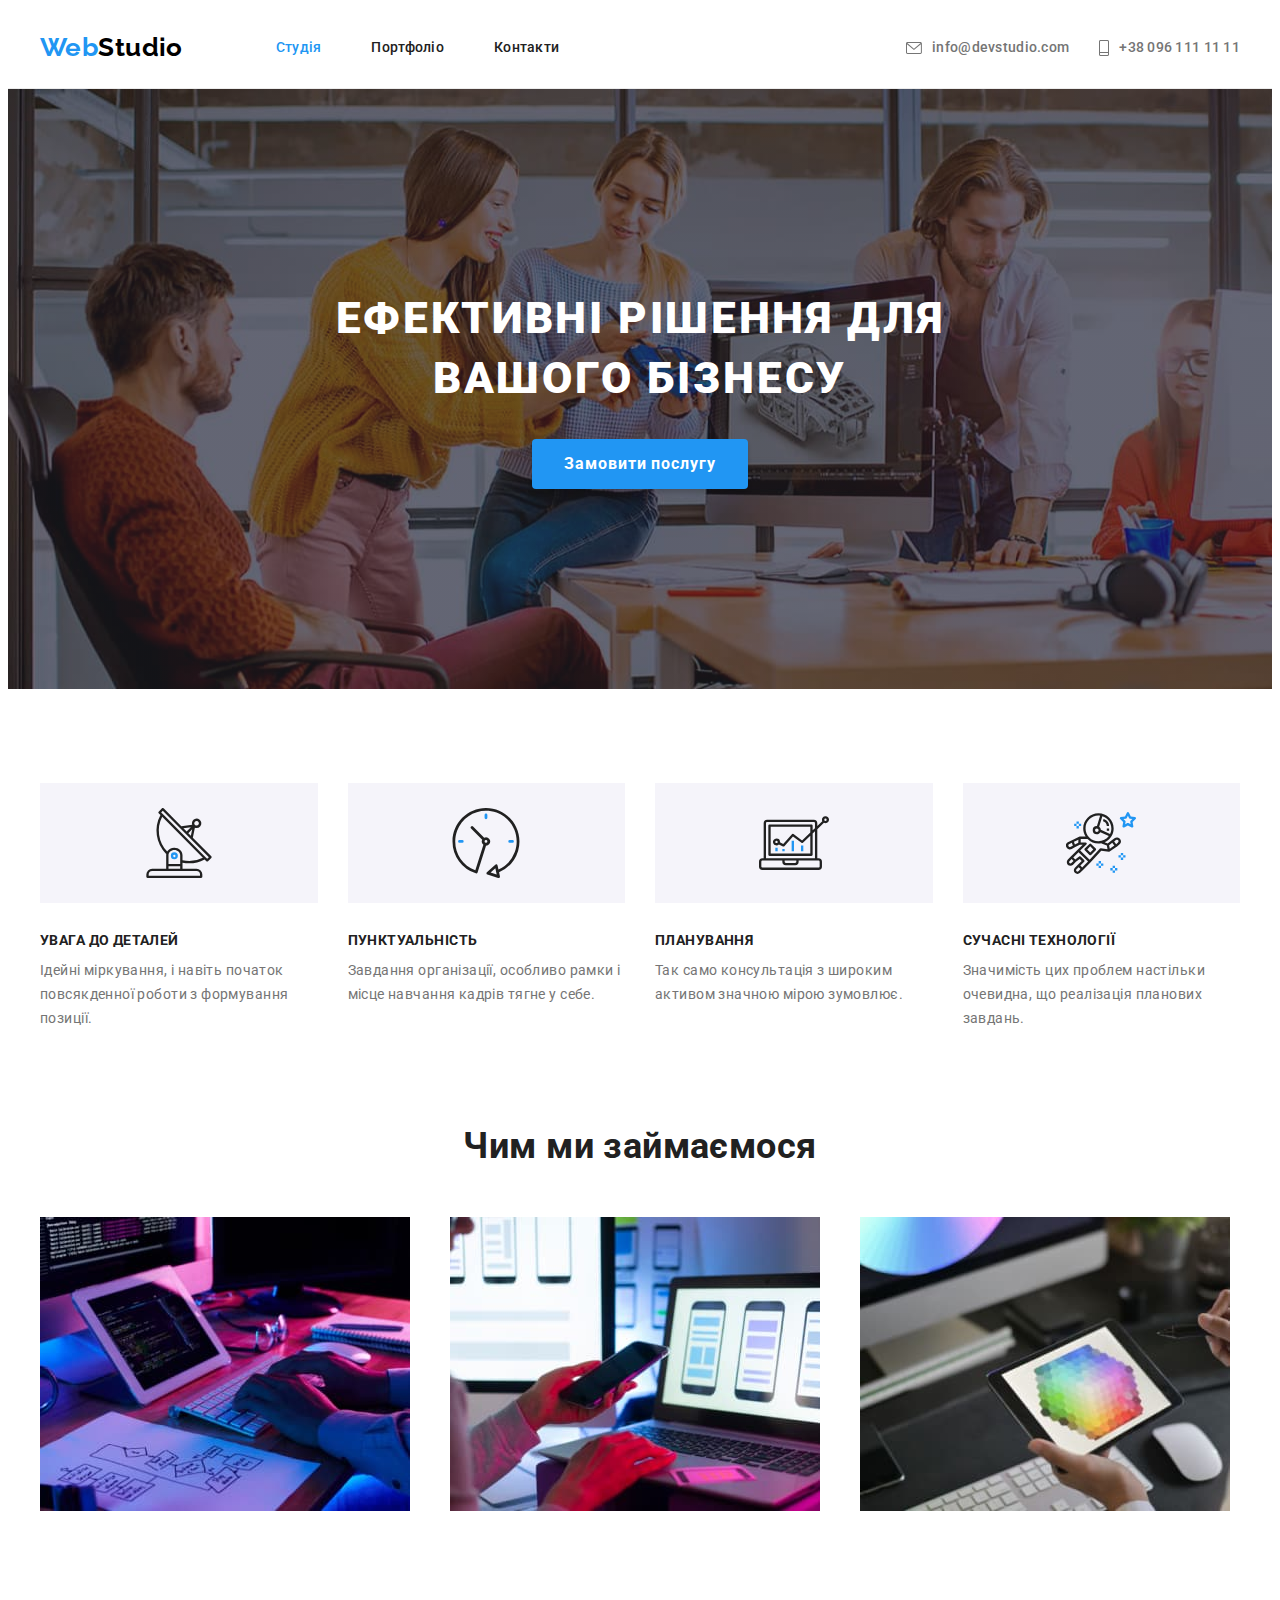
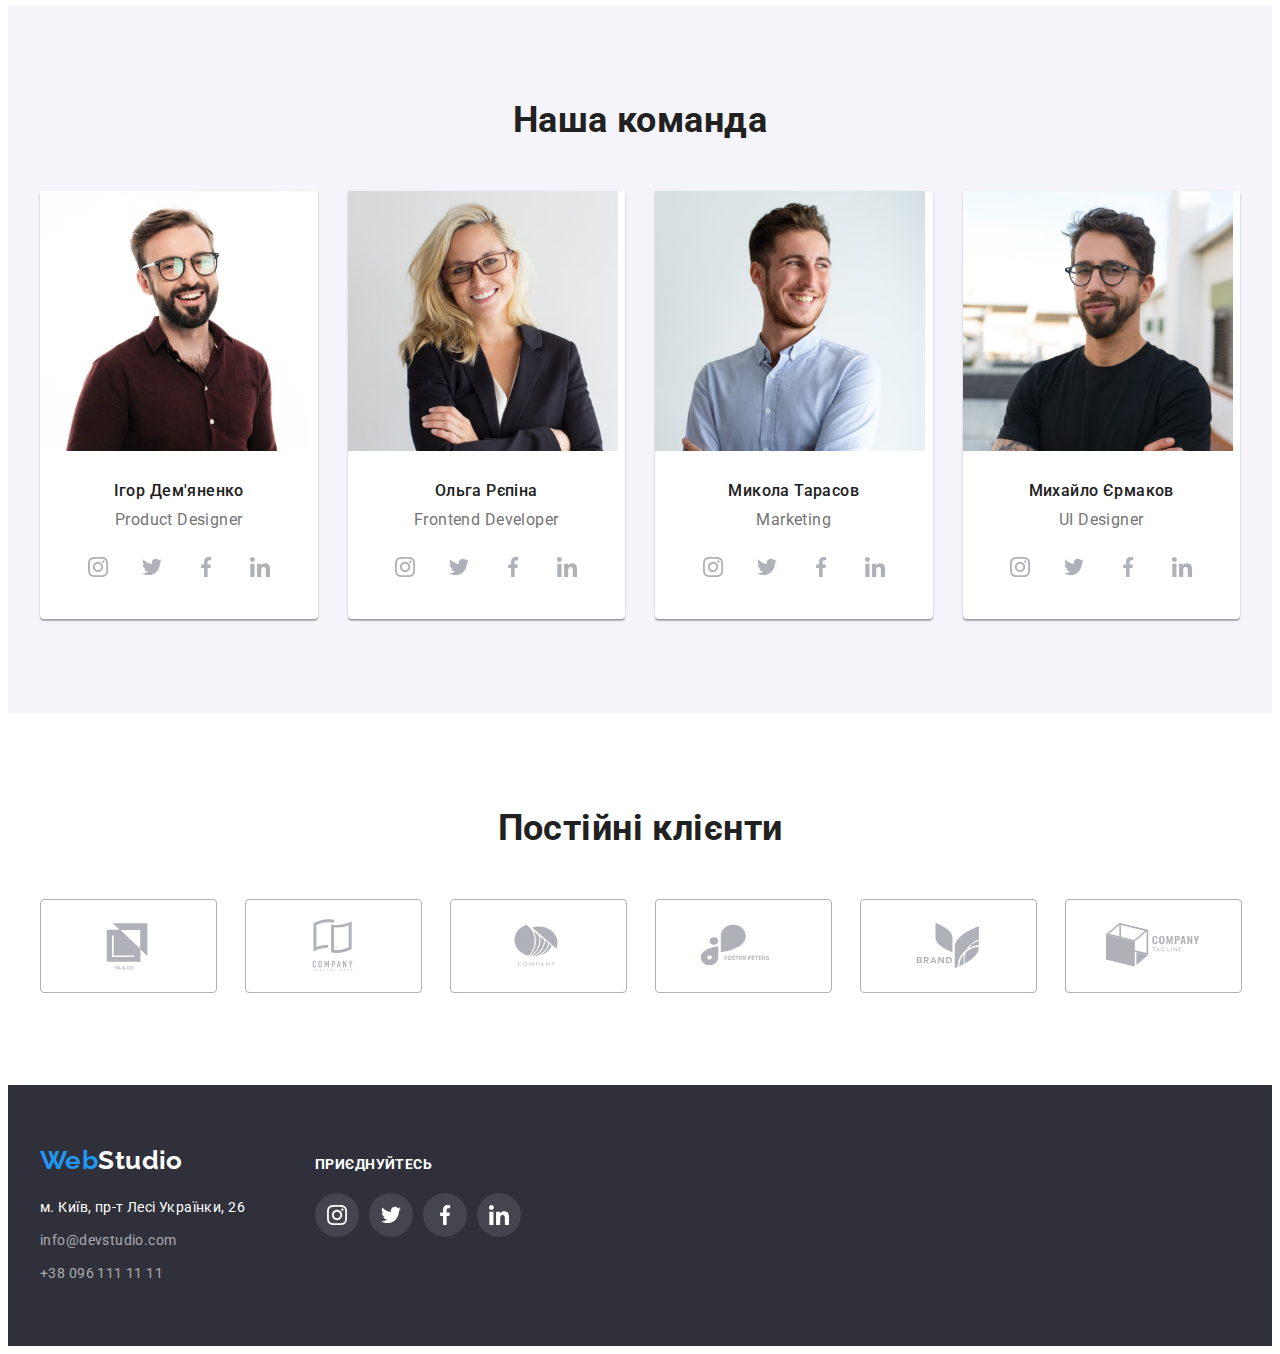
<file: index.html>
<!DOCTYPE html>
<html lang="uk">

<head>
  <meta charset="UTF-8" />
  <meta http-equiv="X-UA-Compatible" content="IE=edge" />
  <meta name="viewport" content="width=device-width, initial-scale=1.0" />
  <title>Ефективні рішення для вашого бізнесу</title>
  <link rel="preconnect" href="https://fonts.googleapis.com">
  <link rel="preconnect" href="https://fonts.gstatic.com" crossorigin>
  <link href="https://fonts.googleapis.com/css2?family=Raleway:wght@700&family=Roboto:wght@400;500;700;900&display=swap"
    rel="stylesheet">
  <link rel="stylesheet" href="https://cdnjs.cloudflare.com/ajax/libs/modern-normalize/1.1.0/modern-normalize.min.css"
    integrity="sha512-wpPYUAdjBVSE4KJnH1VR1HeZfpl1ub8YT/NKx4PuQ5NmX2tKuGu6U/JRp5y+Y8XG2tV+wKQpNHVUX03MfMFn9Q=="
    crossorigin="anonymous" referrerpolicy="no-referrer" />
  <link rel="stylesheet" href="./css/styles.css">
</head>

<body>
  <header class="header-section">
    <div class="container main-header">
      <a class="logo" href="./index.html"><span class="part">Web</span>Studio</a>
      <nav class="navigation">
        <ul class="nav-list">
          <li>
            <a class="nav-link current " href="./index.html">Студія</a>
          </li>
          <li>
            <a class="nav-link " href="./portfolio.html">Портфоліо</a>
          </li>
          <li>
            <a class="nav-link" href="">Контакти</a>
          </li>
        </ul>
      </nav>
      <ul class="contacts-list">
        <li class="contacts-item envelope">
          <a class="contacts-link" href="mailto:info@devstudio.com"><svg class="icon-envelope" width="16px" height="12px">
            <use href="./images/icons.svg#icon-envelope"> </use>
          </svg> info@devstudio.com</a>
        </li>
        <li class="contacts-item phone">
          <a class="contacts-link phone" href="tel:+380961111111"><svg class="icon-phone" width="10px" height="16px">
            <use href="./images/icons.svg#icon-phone"> </use>
          </svg> +38 096 111 11 11</a>
        </li>
      </ul>
    </div>
  </header>
  <main>
    <section class="hero hero-section">
      <h1 class="hero-title">
        Ефективні рішення для <br> вашого бізнесу
      </h1>
      <button class="hero-button" type="button">Замовити послугу</button>
    </section>
    <section class="preference section">
      <div class="container">
        <h2 class="hide">
          Наші відмінності
        </h2>
        <ul class="preference-list">
          <li class="preference-item">

            <h3 class="preference-title">
              УВАГА ДО ДЕТАЛЕЙ
            </h3>
            <p class="preference-text">
              Ідейні міркування, і навіть початок повсякденної роботи з
              формування позиції.
            </p>
          </li>
          <li class="preference-item">
            <h3 class="preference-title">
              ПУНКТУАЛЬНІСТЬ
            </h3>
            <p class="preference-text">
              Завдання організації, особливо рамки і місце навчання кадрів тягне
              у себе.
            </p>
          </li>
          <li class="preference-item">
            <h3 class="preference-title">ПЛАНУВАННЯ</h3>
            <p class="preference-text">
              Так само консультація з широким активом значною мірою зумовлює.
            </p>
          </li>
          <li class="preference-item">
            <h3 class="preference-title">СУЧАСНІ ТЕХНОЛОГІЇ</h3>
            <p class="preference-text">
              Значимість цих проблем настільки очевидна, що реалізація планових
              завдань.
            </p>
          </li>
        </ul>
      </div>
    </section>
    <section class="work section ">
      <div class="container">
        <h2 class="work-title">Чим ми займаємося</h2>
        <ul class="work-list">
          <li class="work-item">
            <img src="./images/box1.jpg" alt="програміст за роботою" width="370" height="294" />
          </li>
          <li class="work-item">
            <img src="./images/box2.jpg" alt="веб-дизайнер розробляє мобільний додаток" width="370" height="294" />
          </li>
          <li class="work-item">
            <img src="./images/box3.jpg" alt="веб-дизайнер працює з палітрою кольорів" width="370" height="294" />
          </li>
        </ul>
      </div>
    </section>
    <section class="team section">
      <div class="container">
        <h2 class="team-title">
          Наша команда
        </h2>
        <ul class="team-list">
          <li class="team-card">
            <img src="./images/img1.jpg" alt="Ігор Дем'яненко" width="270" height="260" />
            <div class="team-card-bottom">
              <h3 class="team-name">Ігор Дем'яненко</h3>
              <p class="team-description" lang="en">Product Designer</p>
              <ul class="social-list">
                <li class="social-list-item">
                  <a class="social-item" href="">
                    <svg class="icon-social" width="20" height="20">
                      <use href="./images/icons.svg#icon-instagram2"></use>
                    </svg>
                  </a>
                </li>
                <li class="social-list-item">
                  <a class="social-item" href="">
                    <svg class="icon-social" width="20" height="20">
                      <use href="./images/icons.svg#icon-twitter2"></use>
                    </svg>
                  </a>
                </li>
                <li class="social-list-item">
                  <a class="social-item" href="">
                    <svg class="icon-social" width="20" height="20">
                      <use href="./images/icons.svg#icon-facebook2"></use>
                    </svg>
                  </a>
                </li>
                <li class="social-list-item">
                  <a class="social-item" href="">
                    <svg class="icon-social" width="20" height="20">
                      <use href="./images/icons.svg#icon-linkedin2"></use>
                    </svg>
                  </a>
                </li>
              </ul>
            </div>

          </li>
          <li class="team-card">
            <img src="./images/img2.jpg" alt="Ольга Рєпіна" width="270" height="260" />
            <div class="team-card-bottom">
              <h3 class="team-name">Ольга Рєпіна</h3>
              <p class="team-description" lang="en">Frontend Developer</p>
              <ul class="social-list">
                <li class="social-list-item">
                  <a class="social-item" href="">
                    <svg class="icon-social" width="20" height="20">
                      <use href="./images/icons.svg#icon-instagram2"></use>
                    </svg>
                  </a>
                </li>
                <li class="social-list-item">
                  <a class="social-item" href="">
                    <svg class="icon-social" width="20" height="20">
                      <use href="./images/icons.svg#icon-twitter2"></use>
                    </svg>
                  </a>
                </li>
                <li class="social-list-item">
                  <a class="social-item" href="">
                    <svg class="icon-social" width="20" height="20">
                      <use href="./images/icons.svg#icon-facebook2"></use>
                    </svg>
                  </a>
                </li>
                <li class="social-list-item">
                  <a class="social-item" href="">
                    <svg class="icon-social" width="20" height="20">
                      <use href="./images/icons.svg#icon-linkedin2"></use>
                    </svg>
                  </a>
                </li>
              </ul>
            </div>
          </li>
          <li class="team-card">
            <img src="./images/img3.jpg" alt="Микола Тарасов" width="270" height="260" />
            <div class="team-card-bottom">
              <h3 class="team-name">Микола Тарасов</h3>
              <p class="team-description" lang="en">Marketing</p>
              <ul class="social-list">
                <li class="social-list-item">
                  <a class="social-item" href="">
                    <svg class="icon-social" width="20" height="20">
                      <use href="./images/icons.svg#icon-instagram2"></use>
                    </svg>
                  </a>
                </li>
                <li class="social-list-item">
                  <a class="social-item" href="">
                    <svg class="icon-social" width="20" height="20">
                      <use href="./images/icons.svg#icon-twitter2"></use>
                    </svg>
                  </a>
                </li>
                <li class="social-list-item">
                  <a class="social-item" href="">
                    <svg class="icon-social" width="20" height="20">
                      <use href="./images/icons.svg#icon-facebook2"></use>
                    </svg>
                  </a>
                </li>
                <li class="social-list-item">
                  <a class="social-item" href="">
                    <svg class="icon-social" width="20" height="20">
                      <use href="./images/icons.svg#icon-linkedin2"></use>
                    </svg>
                  </a>
                </li>
              </ul>
            </div>
          </li>
          <li class="team-card">
            <img src="./images/img4.jpg" alt="Михайло Єрмаков" width="270" height="260" />
            <div class="team-card-bottom">
              <h3 class="team-name">Михайло Єрмаков</h3>
              <p class="team-description" lang="en">UI Designer</p>
              <ul class="social-list">
                <li class="social-list-item">
                  <a class="social-item" href="">
                    <svg class="icon-social" width="20" height="20">
                      <use href="./images/icons.svg#icon-instagram2"></use>
                    </svg>
                  </a>
                </li>
                <li class="social-list-item">
                  <a class="social-item" href="">
                    <svg class="icon-social" width="20" height="20">
                      <use href="./images/icons.svg#icon-twitter2"></use>
                    </svg>
                  </a>
                </li>
                <li class="social-list-item">
                  <a class="social-item" href="">
                    <svg class="icon-social" width="20" height="20">
                      <use href="./images/icons.svg#icon-facebook2"></use>
                    </svg>
                  </a>
                </li>
                <li class="social-list-item">
                  <a class="social-item" href="">
                    <svg class="icon-social" width="20" height="20">
                      <use href="./images/icons.svg#icon-linkedin2"></use>
                    </svg>
                  </a>
                </li>
              </ul>
            </div>
          </li>
        </ul>
      </div>
    </section>
    <section class="clients section">
      <div class="container">
        <h2 class="clients-title">Постійні клієнти</h2>
        <ul class="clients-list">
          <li class="clients-item">
            <a class="clients-link" href=""> <svg class="clients-icon" width="106" height="60">
                <use href="./images/icons.svg#icon-yaco"></use>
              </svg></a>
          </li>
          <li class="clients-item">
            <a class="clients-link" href=""> <svg class="clients-icon" width="106" height="60">
                <use href="./images/icons.svg#icon-company1"></use>
              </svg></a>
          </li>
          <li class="clients-item">
            <a class="clients-link" href=""> <svg class="clients-icon" width="106" height="60">
                <use href="./images/icons.svg#icon-company2"></use>
              </svg></a>
          </li>
          <li class="clients-item">
            <a class="clients-link" href=""> <svg class="clients-icon" width="106" height="60">
                <use href="./images/icons.svg#icon-foster"></use>
              </svg></a>
          </li>
          <li class="clients-item">
            <a class="clients-link" href=""> <svg class="clients-icon" width="106" height="60">
                <use href="./images/icons.svg#icon-brand"></use>
              </svg></a>
          </li>
          <li class="clients-item">
            <a class="clients-link" href=""> <svg class="clients-icon" width="106" height="60">
                <use href="./images/icons.svg#icon-tagline"></use>
              </svg></a>
          </li>
        </ul>
      </div>
    </section>
  </main>
  <footer class="footer section">
      <div class="container wrap">
        <div>
          <a class="logo" href="./index.html"><span class="part">Web</span>Studio</a>
          <address>
            <ul class="address">
              <li class="address-item">
                <a class="address-link map" href="https://goo.gl/maps/CPtrU1FHBa2aNyZL9" target="_blank"
                  rel="noopener noreferrer">
                  м. Київ, пр-т Лесі Українки, 26
                </a>
              </li>
              <li class="address-item">
                <a class="address-link" href="mailto:info@devstudio.com">info@devstudio.com</a>
              </li>
              <li class="address-item">
                <a class="address-link" href="tel:+380961111111">+38 096 111 11 11</a>
              </li>
            </ul>
          </address>
        </div>
      <div class="join-wrap">
        <p class="join-text">приєднуйтесь</p>
        <ul class="join-list">
          <li class="join-list-item">
            <a class="join-item" href="">
              <svg class="icon-join" width="20" height="20">
                <use href="./images/icons.svg#icon-instagram1"></use>
              </svg>
            </a>
          </li>
          <li class="join-list-item">
            <a class="join-item" href="">
              <svg class="icon-join" width="20" height="20">
                <use href="./images/icons.svg#icon-twitter1"></use>
              </svg>
            </a>
          </li>
          <li class="join-list-item">
            <a class="join-item" href="">
              <svg class="icon-join" width="20" height="20">
                <use href="./images/icons.svg#icon-facebook1"></use>
              </svg>
            </a>
          </li>
          <li class="join-list-item">
            <a class="join-item" href="">
              <svg class="icon-join" width="20" height="20">
                <use href="./images/icons.svg#icon-linkedin1"></use>
              </svg>
            </a>
          </li>
        </ul>
      </div>
      </div>
  </footer>
</body>

</html>
</file>
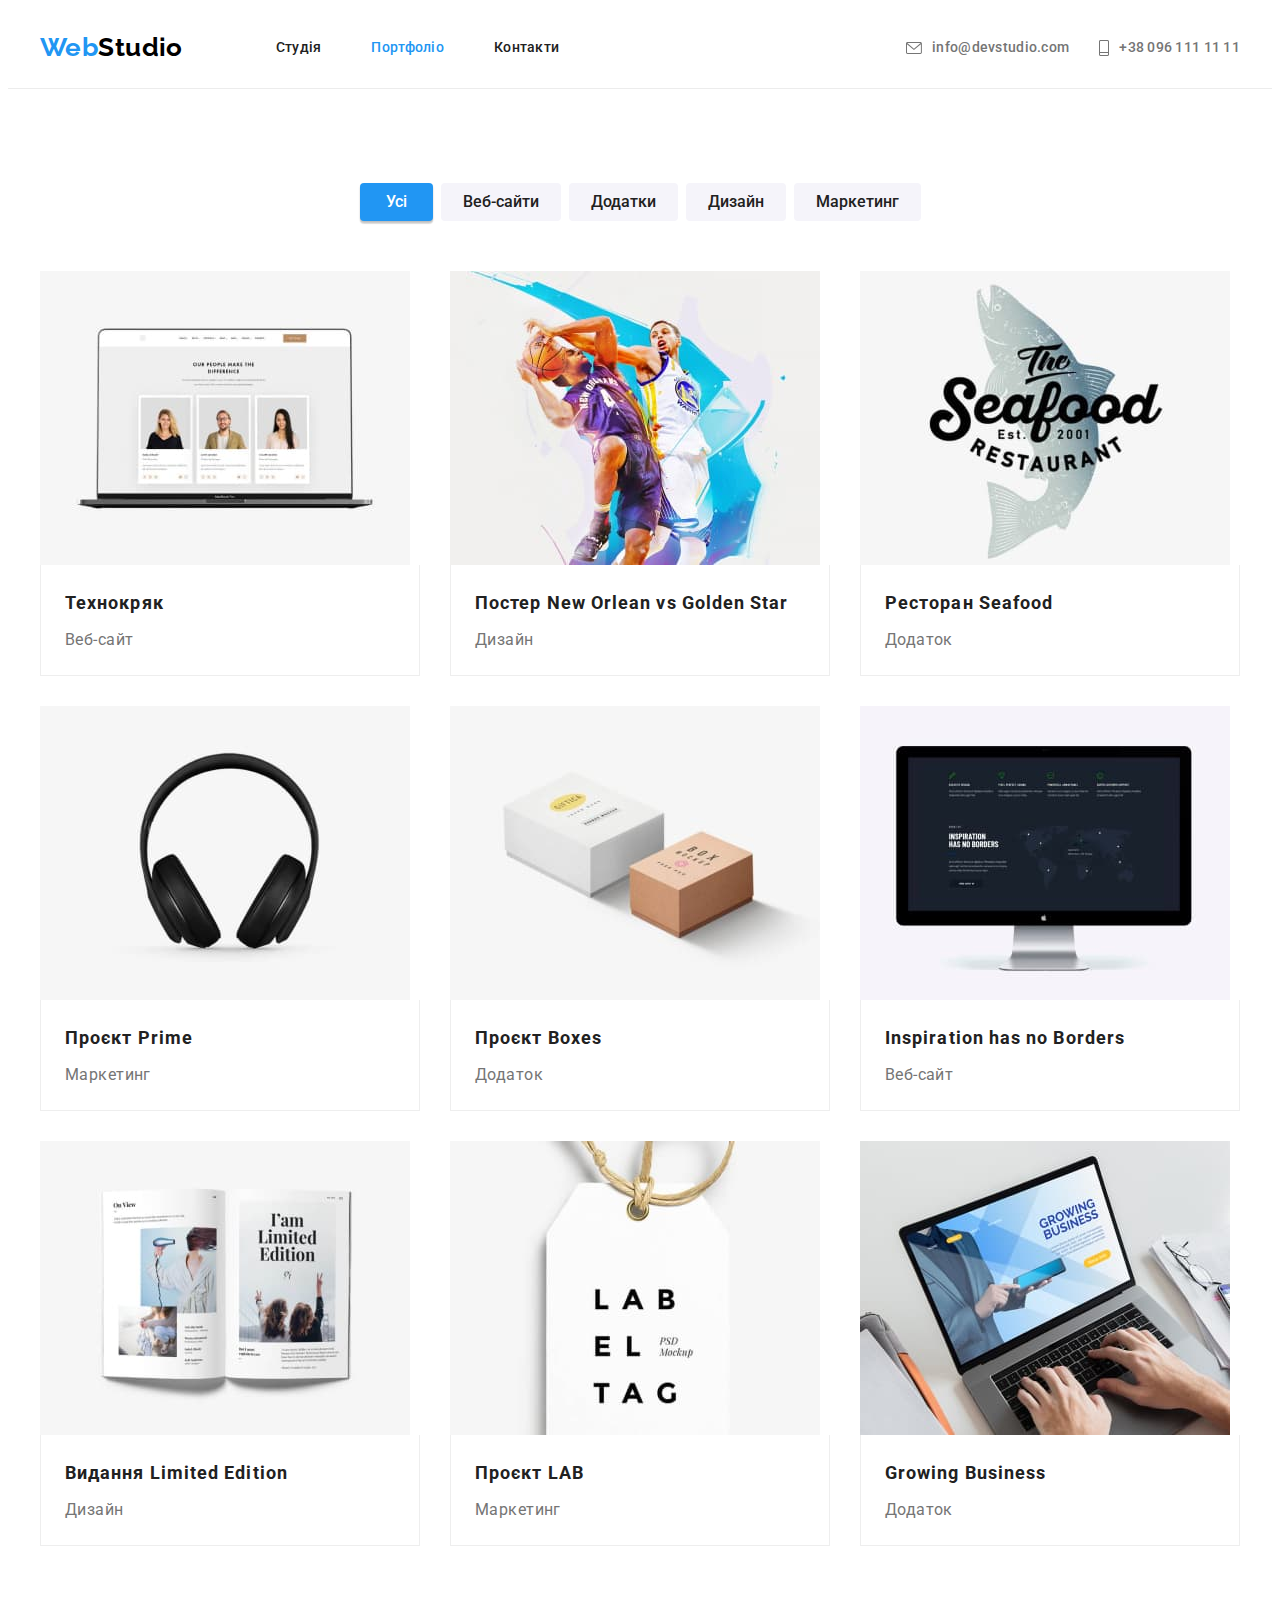
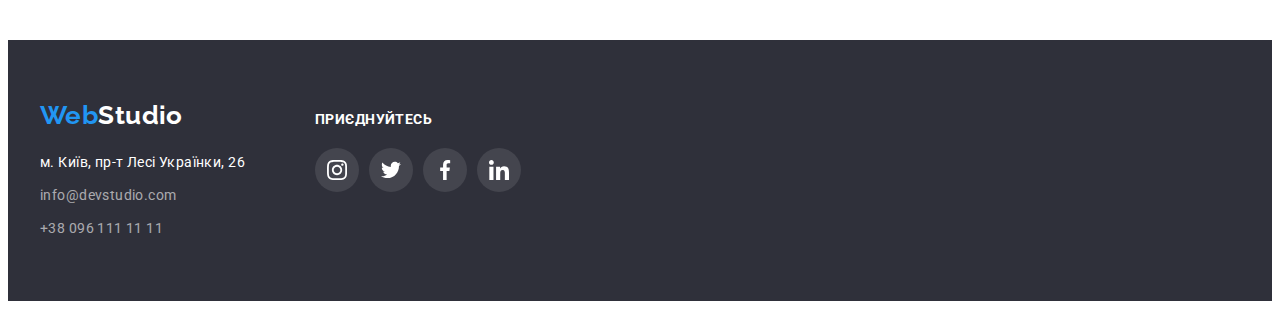
<file: portfolio.html>
<!DOCTYPE html>
<html lang="uk">

<head>
  <meta charset="UTF-8">
  <meta http-equiv="X-UA-Compatible" content="IE=edge">
  <meta name="viewport" content="width=device-width, initial-scale=1.0">
  <title>Портфоліо</title>
  <link rel="preconnect" href="https://fonts.googleapis.com">
  <link rel="preconnect" href="https://fonts.gstatic.com" crossorigin>
  <link href="https://fonts.googleapis.com/css2?family=Raleway:wght@700&family=Roboto:wght@400;500;700;900&display=swap"
    rel="stylesheet">
  <link rel="stylesheet" href="https://cdnjs.cloudflare.com/ajax/libs/modern-normalize/1.1.0/modern-normalize.min.css"
    integrity="sha512-wpPYUAdjBVSE4KJnH1VR1HeZfpl1ub8YT/NKx4PuQ5NmX2tKuGu6U/JRp5y+Y8XG2tV+wKQpNHVUX03MfMFn9Q=="
    crossorigin="anonymous" referrerpolicy="no-referrer" />
  <link rel="stylesheet" href="./css/styles.css">
</head>

<body>
  <header class="header-section">
    <div class="container main-header">
      <a class="logo" href="./index.html"><span class="part">Web</span>Studio</a>
      <nav class="navigation">
        <ul class="nav-list">
          <li>
            <a class="nav-link " href="./index.html">Студія</a>
          </li>
          <li>
            <a class="nav-link current" href="./portfolio.html">Портфоліо</a>
          </li>
          <li>
            <a class="nav-link" href="">Контакти</a>
          </li>
        </ul>
      </nav>
      <ul class="contacts-list">
        <li class="contacts-item envelope">
          <a class="contacts-link" href="mailto:info@devstudio.com"><svg class="icon-envelope" width="16px" height="12px">
            <use href="./images/icons.svg#icon-envelope"> </use>
          </svg> info@devstudio.com</a>
        </li>
        <li class="contacts-item phone">
          <a class="contacts-link phone" href="tel:+380961111111"><svg class="icon-phone" width="10px" height="16px">
            <use href="./images/icons.svg#icon-phone"> </use>
          </svg> +38 096 111 11 11</a>
        </li>
      </ul>
    </div>
  </header>
  <main>
    <section class="porfolio section">
      <div class="container">
        <h1 class="hide">Портфоліо</h1>
        <ul class="portfolio-list">
          <li>
            <button class="portfolio-button current" type="button">Усі</button>
          </li>
          <li>
            <button class="portfolio-button" type="button">Веб-сайти</button>
          </li>
          <li>
            <button class="portfolio-button" type="button">Додатки</button>
          </li>
          <li>
            <button class="portfolio-button" type="button">Дизайн</button>
          </li>
          <li>
            <button class="portfolio-button" type="button">Маркетинг</button>
          </li>
        </ul>
        <ul class="project-list">
          <li class="project-item">
            <a class="project-link" href="#">
              <img src="./images/img11.jpg" alt="сторінка веб-сайту" width="370" height="294">
              <div class="project-descr">
                <h2 class="project-title">Технокряк</h2>
                <p class="text">Веб-сайт</p>
              </div>
            </a>
          </li>
          <li class="project-item">
            <a class="project-link" href="#">
              <img src="./images/img22.jpg" alt="баскетболісти грають у м'яч" width="370" height="294">
              <div class="project-descr">
                <h2 class="project-title">Постер New Orlean vs Golden Star</h2>
                <p class="text">Дизайн</p>
              </div>
            </a>
          </li>
          <li class="project-item">
            <a class="project-link" href="#">
              <img src="./images/img33.jpg" alt="логотип ресторану морської їжі" width="370" height="294">
              <div class="project-descr">
                <h2 class="project-title">Ресторан Seafood</h2>
                <p class="text">Додаток</p>
              </div>
            </a>
          </li>
          <li class="project-item">
            <a class="project-link" href="#">
              <img src="./images/img44.jpg" alt="навушники" width="370" height="294">
              <div class="project-descr">
                <h2 class="project-title">Проєкт Prime</h2>
                <p class="text">Маркетинг</p>
              </div>
            </a>
          </li>
          <li class="project-item">
            <a class="project-link" href="#">
              <img src="./images/img5.jpg" alt="дві картонні коробки" width="370" height="294">
              <div class="project-descr">
                <h2 class="project-title">Проєкт Boxes</h2>
                <p class="text">Додаток</p>
              </div>
            </a>
          </li>
          <li class="project-item">
            <a class="project-link" href="#">
              <img src="./images/img6.jpg" alt="монітор з відкритою сторінкою веб-сайту" width="370" height="294">
              <div class="project-descr">
                <h2 class="project-title">Inspiration has no Borders</h2>
                <p class="text">Веб-сайт</p>
              </div>
            </a>
          </li>
          <li class="project-item">
            <a class="project-link" href="#">
              <img src="./images/img7.jpg" alt="розгорнуте друноване видання" width="370" height="294">
              <div class="project-descr">
                <h2 class="project-title">Видання Limited Edition</h2>
                <p class="text">Дизайн</p>
              </div>
            </a>
          </li>
          <li class="project-item">
            <a class="project-link" href="#">
              <img src="./images/img8.jpg" alt="ярлик" width="370" height="294">
              <div class="project-descr">
                <h2 class="project-title">Проєкт LAB</h2>
                <p class="text">Маркетинг</p>
              </div>
            </a>
          </li>
          <li class="project-item">
            <a class="project-link" href="#">
              <img src="./images/img9.jpg" alt="робота з лептопом" width="370" height="294">
              <div class="project-descr">
                <h2 class="project-title">Growing Business</h2>
                <p class="text">Додаток</p>
              </div>
            </a>
          </li>
        </ul>
      </div>
    </section>

  </main>
  <footer class="footer section">
    <div class="container wrap">
      <div>
        <a class="logo" href="./index.html"><span class="part">Web</span>Studio</a>
        <address>
          <ul class="address">
            <li class="address-item">
              <a class="address-link map" href="https://goo.gl/maps/CPtrU1FHBa2aNyZL9" target="_blank"
                rel="noopener noreferrer">
                м. Київ, пр-т Лесі Українки, 26
              </a>
            </li>
            <li class="address-item">
              <a class="address-link" href="mailto:info@devstudio.com">info@devstudio.com</a>
            </li>
            <li class="address-item">
              <a class="address-link" href="tel:+380961111111">+38 096 111 11 11</a>
            </li>
          </ul>
        </address>
      </div>
      <div class="join-wrap">
        <p class="join-text">приєднуйтесь</p>
        <ul class="join-list">
          <li class="join-list-item">
            <a class="join-item" href="">
              <svg class="icon-join" width="20" height="20">
                <use href="./images/icons.svg#icon-instagram1"></use>
              </svg>
            </a>
          </li>
          <li class="join-list-item">
            <a class="join-item" href="">
              <svg class="icon-join" width="20" height="20">
                <use href="./images/icons.svg#icon-twitter1"></use>
              </svg>
            </a>
          </li>
          <li class="join-list-item">
            <a class="join-item" href="">
              <svg class="icon-join" width="20" height="20">
                <use href="./images/icons.svg#icon-facebook1"></use>
              </svg>
            </a>
          </li>
          <li class="join-list-item">
            <a class="join-item" href="">
              <svg class="icon-join" width="20" height="20">
                <use href="./images/icons.svg#icon-linkedin1"></use>
              </svg>
            </a>
          </li>
        </ul>
      </div>
    </div>
  </footer>
</body>

</html>
</file>
<file: css/styles.css>
:root {
  --black-color: #000000;
  --white-color: #ffffff;
  --accent-color: #2196f3;
  --active-button-color: #188cef;
  --primary-text-color: #757575;
  --primary-title-color: #212121;
  --footer-bcg-color: #2f303a;
  --section-team-bcg-color: #f5f4fa;
  --address-footer-color: rgba(255, 255, 255, 0.6);
  --primary-icon-color: #afb1b8;
}
body {
  font-family: "Roboto", sans-serif;
  font-size: 14px;
  letter-spacing: 0.03em;
  background-color: var(--white-color);
  color: var(--primary-text-color);
}
/* ------------УТИЛІТИ------------ */
ul {
  margin: 0;
  padding: 0;
  list-style: none;
}
h1,
h2,
h3,
h4,
h5,
h6,
p {
  margin: 0;
}
img {
  display: block;
}

.container {
  width: 1200px;
  padding-left: 15px;
  padding-right: 15px;
  margin: 0 auto;
}
.section {
  padding-top: 94px;
  padding-bottom: 94px;
}

/* стилизация хедера */
.header-section {
  border-bottom: 1px solid #ececec;
}
.main-header {
  display: flex;
  align-items: center;
}
.logo {
  display: block;
  padding-top: 24px;
  padding-bottom: 25px;
  margin-right: 93px;
  font-family: "Raleway", sans-serif;
  font-weight: 700;
  font-size: 26px;
  line-height: 1.19;
  text-decoration: none;
  color: var(--black-color);
}
.part {
  color: var(--accent-color);
}

.nav-list {
  display: flex;
  gap: 50px;
  font-weight: 500;
  line-height: 1.14;
  letter-spacing: 0.02em;
  list-style: none;
}
.nav-link {
  display: block;
  padding-top: 32px;
  padding-bottom: 32px;
  color: var(--primary-title-color);
  text-decoration: none;
}
.nav-link:hover,
.nav-link:focus,
.nav-link.current {
  color: var(--accent-color);
}
.contacts-list {
  display: flex;
  margin-right: 0;
  margin-left: auto;
  font-weight: 500;
  line-height: 1.14;
  letter-spacing: 0.02em;

  list-style: none;
}
.contacts-item {
  display: flex;
}
.contacts-link {
  align-items: center;
  display: flex;
  padding-top: 32px;
  padding-bottom: 32px;
  color: inherit;
  text-decoration: none;
  color: var(--primary-text-color);
}
.icon-envelope,
.icon-phone {
  fill: currentColor;
  margin-right: 10px;
}
.contacts-item.phone {
  margin-left: 30px;
}
.contacts-link:hover,
.contacts-link:focus {
  color: var(--accent-color);
}

/* стилизация футера */
.footer {
  background-color: var(--footer-bcg-color);
}
.footer.section {
  padding-top: 60px;
  padding-bottom: 60px;
  display: flex;
}

.footer .logo {
  display: block;
  margin-bottom: 20px;
  margin-right: 0;
  padding: 0;
  color: var(--white-color);
}
.address {
  list-style: none;
}
.address-item:not(:last-child) {
  margin-bottom: 9px;
}
.address-link.map {
  color: var(--white-color);
}
.address-link {
  line-height: 1.71;
  font-style: normal;
  text-decoration: none;
  color: var(--address-footer-color);
}
.address-link:hover,
.address-link:focus {
  color: var(--accent-color);
}

.container.wrap {
  display: flex;
  align-items: baseline;
}
.join-wrap {
  display: block;
  margin-left: 70px;
  
}
.join-list {
  display: flex;
  gap: 10px;
}
.join-list-item {
  width: 44px;
  height: 44px;
}
.join-item {
  display: flex;
  width: 100%;
  height: 100%;
  border-radius: 50%;
  background-color: rgba(255, 255, 255, 0.1);
  justify-content: center;
  align-items: center;
}
.join-item:hover,
.join-item:focus {
  background-color: var(--accent-color)
}
.join-text {
  /* padding-top: 12px; */
  margin-bottom: 20px;
  font-weight: 700;
  line-height: 1.14;
  letter-spacing: 0.03em;
  text-transform: uppercase;
  color: var(--white-color);
}

/* стилизация главной страницы */
/* section hero */
.hero-section {
  padding-top: 200px;
  padding-bottom: 200px;
  text-align: center;
  max-width: 1600px;
  background-image: linear-gradient(
      rgba(47, 48, 58, 0.4),
      rgba(47, 48, 58, 0.4)
    ),
    url(../images/hero.jpeg);
  background-color: var(--footer-bcg-color);
}

.hero-title {
  margin-bottom: 30px;
  color: var(--white-color);
  font-weight: 900;
  font-size: 44px;
  line-height: 1.36;
  text-align: center;
  letter-spacing: 0.06em;
  text-transform: uppercase;
}
.hero-button {
  display: inline-block;
  padding: 10px 32px;
  min-width: 216px;
  box-shadow: 0px 4px 4px rgba(0, 0, 0, 0.15);
  border-radius: 4px;
  border: none;
  background-color: var(--accent-color);
  color: var(--white-color);
  font-family: inherit;
  font-weight: 700;
  font-size: 16px;
  line-height: 1.88;
  letter-spacing: 0.06em;
  text-align: center;
  cursor: pointer;
}
.hero-button:hover,
.hero-button:focus {
  background-color: var(--active-button-color);
}

/* section preference */
.preference-list {
  display: flex;
  gap: 30px;
  list-style: none;
}
.preference-item {
  flex-basis: calc((100% - 90px) / 4);
}
.preference-item::before {
  margin-bottom: 30px;
  display: block;
  height: 120px;
  content: "";
  background-color: var(--section-team-bcg-color);
  background-position: center;
  background-repeat: no-repeat;
  block-size: contain;
}
.preference-item:nth-child(1)::before {
  background-image: url(../images/attention.svg);
}
.preference-item:nth-child(2)::before {
  background-image: url(../images/punctuality.svg);
}
.preference-item:nth-child(3)::before {
  background-image: url(../images/planning.svg);
}
.preference-item:nth-child(4)::before {
  background-image: url(../images/technology.svg);
}
.preference-title {
  margin-bottom: 10px;
  color: var(--primary-title-color);
  font-size: 14px;
  line-height: 1.14;
}
.preference-text {
  line-height: 1.71;
}
/* section work */
.work.section {
  padding-top: 0;
}
.work-title {
  margin-bottom: 50px;
  color: var(--primary-title-color);
  font-size: 36px;
  line-height: 1.17;
  text-align: center;
}
.work-list {
  display: flex;
  flex-wrap: wrap;
  gap: 30px;
  list-style: none;
}
.work-item {
  flex-basis: calc((100% - 60px) / 3);
}
/* section team */
.team {
  background-color: var(--section-team-bcg-color);
}
.team-title {
  margin-bottom: 50px;
  color: var(--primary-title-color);
  font-size: 36px;
  line-height: 1.17;
  text-align: center;
}
.team-list {
  display: flex;
  flex-wrap: wrap;
  gap: 30px;
  list-style: none;
}
.team-card {
  background-color: var(--white-color);
  flex-basis: calc((100% - 90px) / 4);
  box-shadow: 0px 1px 3px rgba(0, 0, 0, 0.12), 0px 1px 1px rgba(0, 0, 0, 0.14),
    0px 2px 1px rgba(0, 0, 0, 0.2);
  border-radius: 0px 0px 4px 4px;
}
.team-card-bottom {
  padding-top: 30px;
  padding-right: 32px;
  padding-bottom: 30px;
  padding-left: 32px;
  text-align: center;
}
.team-name {
  margin-bottom: 10px;
  color: var(--primary-title-color);
  font-weight: 500;
  font-size: 16px;
  line-height: 1.19;
}
.team-description {
  display: block;
  margin-bottom: 16px;
  font-size: 16px;
  line-height: 1.19;
}
.social-list {
  display: flex;
  gap: 10px;
  justify-content: center;
}
.social-list-item {
  width: 44px;
  height: 44px;
}

.social-item {
  display: flex;
  justify-content: center;
  align-items: center;
  width: 100%;
  height: 100%;
  border-radius: 50%;
  background-color: transparent;
}
.icon-social {
  fill: var(--primary-icon-color);
}
.social-item:hover,
.social-item:focus {
  background-color: var(--accent-color);
}
.social-item:hover .icon-social,
.social-item:focus .icon-social {
  fill: var(--white-color);
}

/* section clients */
.clients-title {
  margin-bottom: 50px;
  color: var(--primary-title-color);
  font-size: 36px;
  line-height: 1.17;
  text-align: center;
}
.clients-list {
  display: flex;
  gap: 30px;
  list-style: none;
}
.clients-item {
  height: 92px;
  flex-basis: calc((100% - 150px) / 6);
}
.clients-link {
  display: flex;
  width:100%;
  height: 100%;
  align-items: center;
  justify-content: center;
  border: 1px solid rgba(175, 177, 184, 1);
  border-radius: 4px;
  color: var(--primary-icon-color);
}
.clients-icon {
  border: none;
  fill: currentColor;
}
.clients-link:hover,
.clients-link:focus {
  border-color: var(--accent-color);
}
.clients-link:hover .clients-icon,
.clients-link:focus .clients-icon {
  fill: var(--accent-color);
}

/* скрытый заголовок */
.hide {
  position: absolute;
  width: 1px;
  height: 1px;
  margin: -1px;
  padding: 0;
  overflow: hidden;
  border: 0;
  clip: rect(0 0 0 0);
}
/* сторінка портфоліо */
.portfolio-list {
  display: flex;
  gap: 8px;
  justify-content: center;
  margin-bottom: 50px;
  list-style: none;
}
.portfolio-button {
  padding: 6px 22px;
  min-width: 73px;
  border-radius: 4px;
  border: none;
  background-color: var(--section-team-bcg-color);
  color: var(--primary-title-color);
  font-family: inherit;
  font-weight: 500;
  font-size: 16px;
  line-height: 1.63;
  text-align: center;
  cursor: pointer;
}
.portfolio-button:hover,
.portfolio-button:focus, .portfolio-button.current {
  background-color: var(--accent-color);
  color: var(--white-color);
  box-shadow: 0px 3px 1px rgba(0, 0, 0, 0.1), 0px 1px 2px rgba(0, 0, 0, 0.08),
    0px 2px 2px rgba(0, 0, 0, 0.12);
}
.project-list {
  display: flex;
  flex-wrap: wrap;
  gap: 30px;
  list-style: none;
}
.project-item {
  flex-basis: calc((100% - 60px) / 3);
}
.project-link:hover,
.project-link:focus {
  box-shadow: 0px 1px 1px rgba(0, 0, 0, 0.12), 0px 4px 4px rgba(0, 0, 0, 0.06),
    1px 4px 6px rgba(0, 0, 0, 0.16);
}
.project-link {
  display: block;
  text-decoration: none;
  color: inherit;
}
.project-descr {
  padding: 20px 24px;
  border-right: 1px solid rgba(238, 238, 238, 1);
  border-bottom: 1px solid rgba(238, 238, 238, 1);
  border-left: 1px solid rgba(238, 238, 238, 1);
}
.project-title {
  margin-bottom: 4px;
  color: var(--primary-title-color);
  font-size: 18px;
  line-height: 2;
  letter-spacing: 0.06em;
}
.project-link .text {
  font-size: 16px;
  line-height: 1.88;
}
</file>
